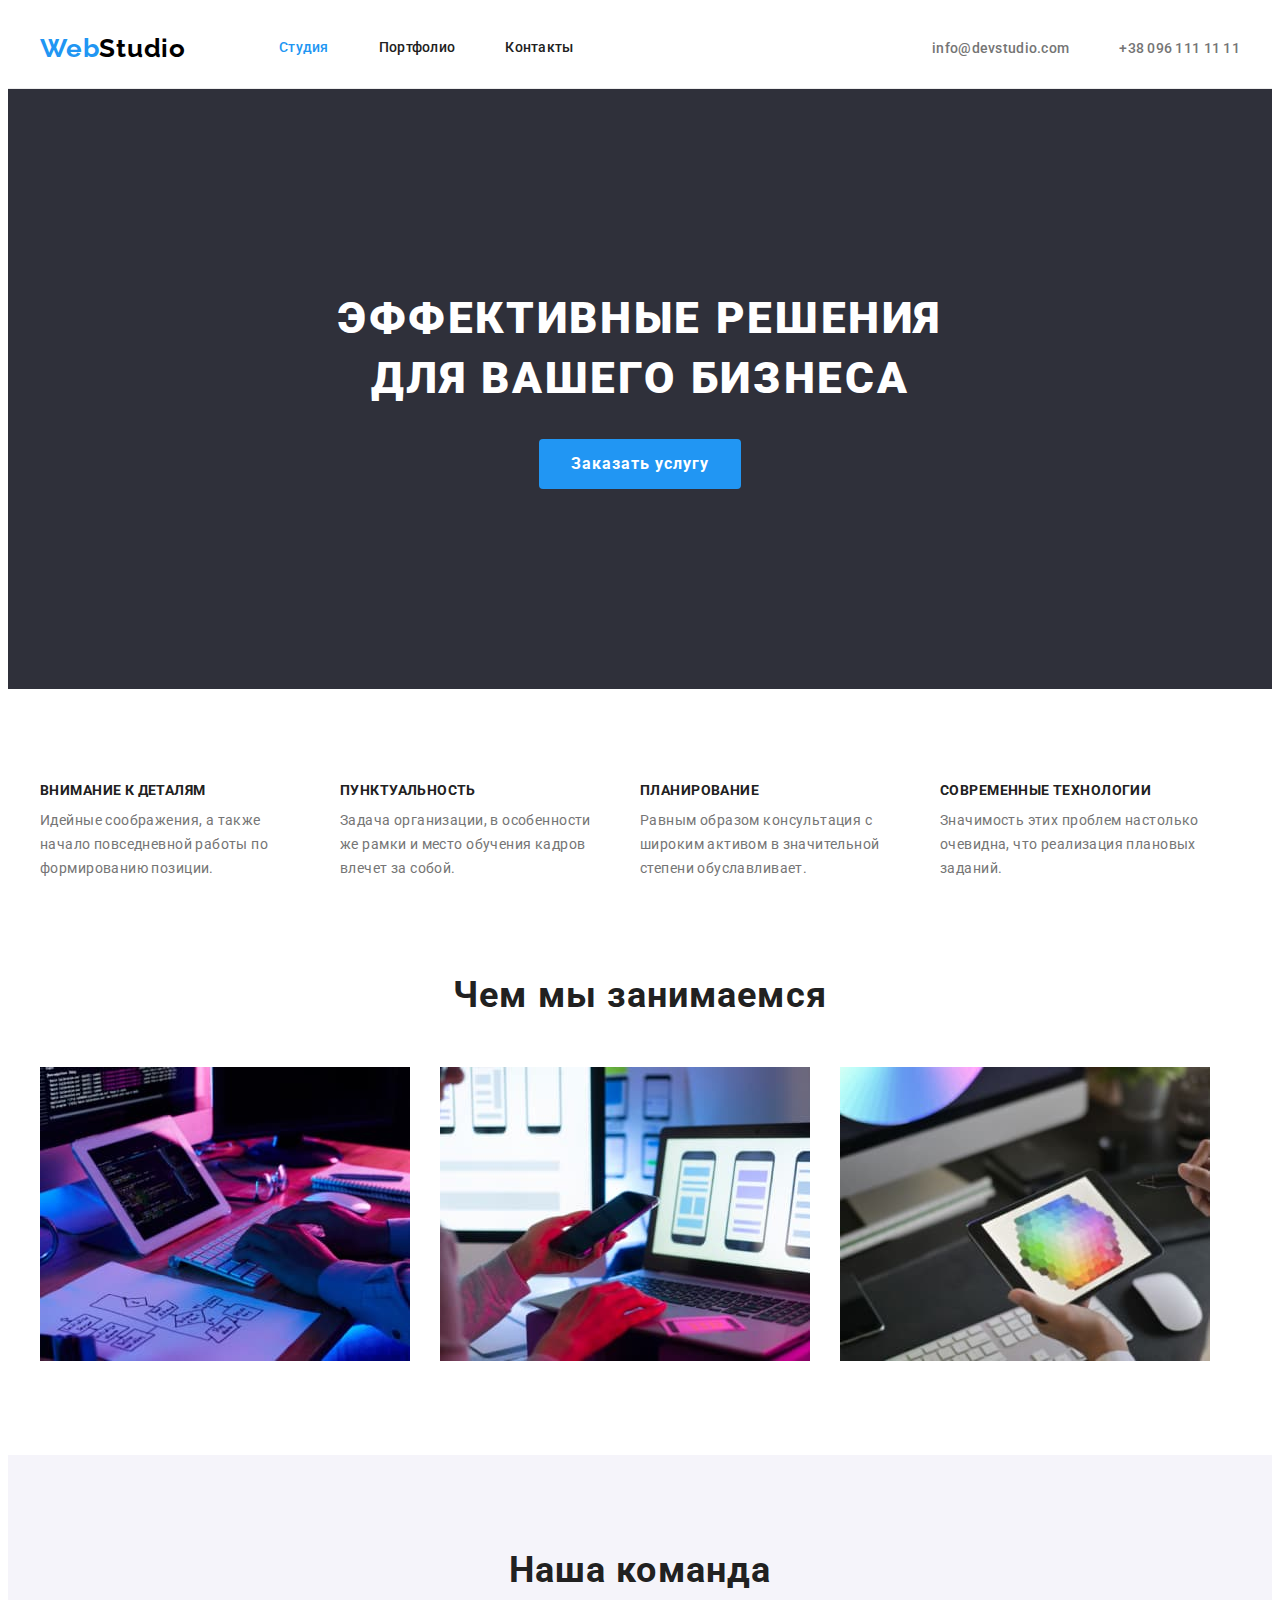
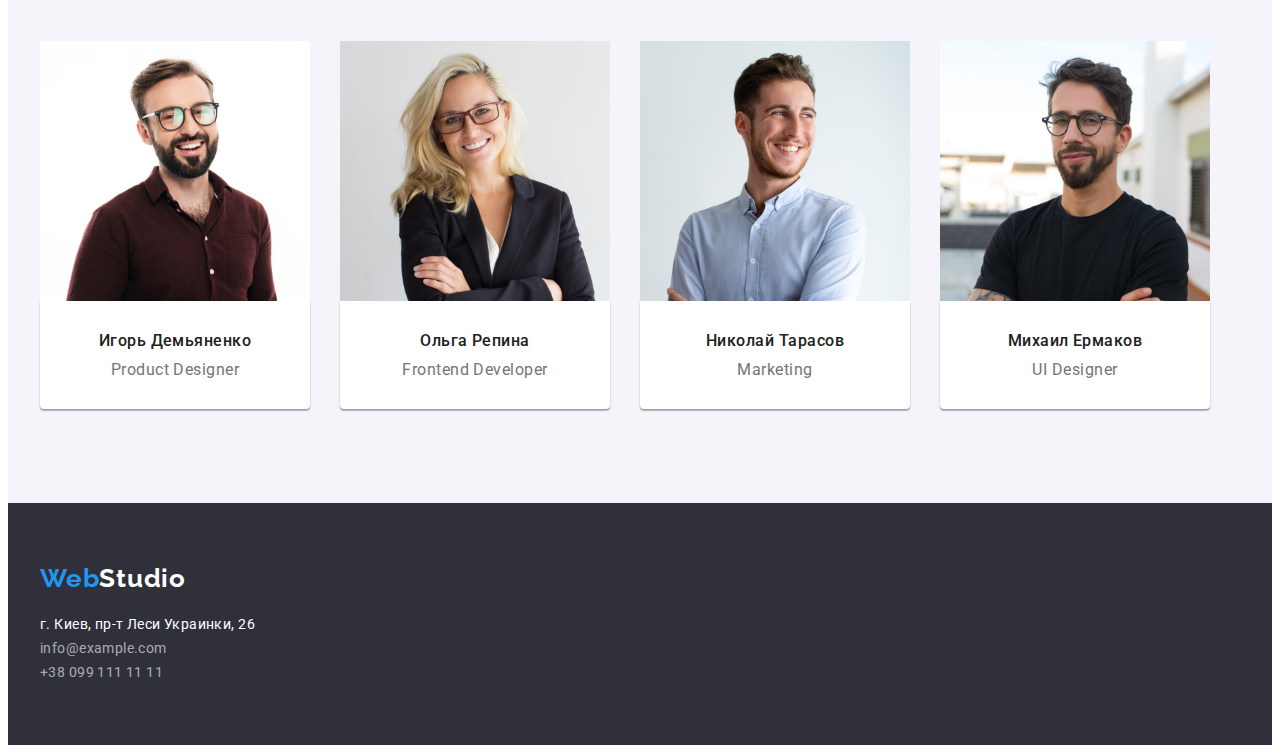
<file: index.html>
<!DOCTYPE html>
<html lang="ru">
<head>
    <meta charset="UTF-8">
    <meta http-equiv="X-UA-Compatible" content="IE=edge">
    <meta name="viewport" content="width=device-width, initial-scale=1.0">
    <link rel="preconnect" href="https://fonts.googleapis.com">
    <link rel="preconnect" href="https://fonts.gstatic.com" crossorigin>
    <link href="https://fonts.googleapis.com/css2?family=Raleway:wght@700&family=Roboto:wght@400;500;700;900&display=swap"
        rel="stylesheet">
    <link rel="stylesheet" href="https://cdnjs.cloudflare.com/ajax/libs/modern-normalize/1.1.0/modern-normalize.min.css"
        integrity="sha512-wpPYUAdjBVSE4KJnH1VR1HeZfpl1ub8YT/NKx4PuQ5NmX2tKuGu6U/JRp5y+Y8XG2tV+wKQpNHVUX03MfMFn9Q=="
        crossorigin="anonymous" referrerpolicy="no-referrer" />
    <link rel="stylesheet" href="./css/styles.css">
    <title>WebStudio</title>
</head>
<body>
    
    <!--Шапка сайта-->
    <header class="header">
        <!--Навигация на другие страницы-->
        <div class="container header-container">        
            <nav class="header-nav">
                <a class="link header-logo" href=""><span class="web">Web</span>Studio</a>
                <ul class="list header-list">
                    <li class="header-list-container"><a class="link header-item current" href="">Студия</a></li>
                    <li class="header-list-container"><a class="link header-item" href="./portfolio.html">Портфолио</a></li>
                    <li class="header-list-container"><a class="link header-item" href="">Контакты</a></li>
                </ul>
            </nav>

        <!--Ссылки на почту и телефон-->
            <ul class="list header-contacts">
                <li class="header-contacts-container"><a class="link header-mail" href="mailto:info@devstudio.com">info@devstudio.com</a></li>
                <li><a class="link header-tel" href="tel:+380961111111">+38 096 111 11 11</a></li>
            </ul>
        </div>
    </header>

    <!--Уникальный контент сайта-->
    <main>

        <!--Блок с заказом услуги-->
        <section class="hero">
            <div class="container">
            <h1 class="hero-title">Эффективные решения для вашего бизнеса</h1>
            <button class="hero-btn" type="button">Заказать услугу</button>
            </div>
        </section>

        <!--Блок с нашими преимуществами-->
        <section class="benefits">
            <div class="container">
            <h2 class="benefits-title visually-hidden">Наши преимущества</h2>
            <ul class="list benefits-list">
                <li class="benefits-item">
                    <h3 class="benefits-item-title">Внимание к деталям</h3>
                    <p class="benefits-item-text">Идейные соображения, а также начало повседневной работы по формированию позиции.</p>
                </li>
                <li class="benefits-item">
                    <h3 class="benefits-item-title">Пунктуальность</h3>
                    <p class="benefits-item-text">Задача организации, в особенности же рамки и место обучения кадров влечет за собой.</p>
                </li>
                <li class="benefits-item">
                    <h3 class="benefits-item-title">Планирование</h3>
                    <p class="benefits-item-text">Равным образом консультация с широким активом в значительной степени обуславливает.</p>
                </li>
                <li class="benefits-item">
                    <h3 class="benefits-item-title">Современные технологии</h3>
                    <p class="benefits-item-text">Значимость этих проблем настолько очевидна, что реализация плановых заданий.</p>
                </li>
            </ul>
            </div>
        </section>

        <!--Чем мы занимаемся-->
        <section class="works">
            <div class="container">
            <h2 class="works-title">Чем мы занимаемся</h2>
            <ul class="list works-list">
                <li class="works-item">
                    <img src="./images/box1.jpg" alt="Руки на клавиатуре и рядом алгоритм" width="370">
                </li>
                <li class="works-item">
                    <img src="./images/box2.jpg" alt="Руки на клавиатуре и со смартфоном" width="370">
                </li>
                <li class="works-item">
                    <img src="./images/box3.jpg" alt="Руки с планшетом и ручкой" width="370">
                </li>
            </ul>
            </div>
        </section>

        <!--Команда-->
        <section class="team">
            <div class="container">
            <h2 class="team-title">Наша команда</h2>
            <ul class="list team-list">
                <li class="team-item">
                    <img class="team-item-image" src="./images/person1.jpg" alt="Игорь Демьяненко" width="270">
                        <div class="team-item-container">
                            <h3 class="team-item-title">Игорь Демьяненко</h3>
                            <p class="team-item-text" lang="en">Product Designer</p>
                        </div>
                </li>
                <li class="team-item">
                    <img class="team-item-image" src="./images/person2.jpg" alt="Ольга Репина" width="270">
                        <div class="team-item-container">
                            <h3 class="team-item-title">Ольга Репина</h3>
                            <p class="team-item-text" lang="en">Frontend Developer</p>
                        </div>
                </li>
                <li class="team-item">
                    <img class="team-item-image" src="./images/person3.jpg" alt="Николай Тарасов" width="270">
                        <div class="team-item-container">
                            <h3 class="team-item-title">Николай Тарасов</h3>
                            <p class="team-item-text" lang="en">Marketing</p>
                        </div>
                </li>
                <li class="team-item">
                    <img class="team-item-image" src="./images/person4.jpg" alt="Михаил Ермаков" width="270">
                        <div class="team-item-container">
                            <h3 class="team-item-title">Михаил Ермаков</h3>
                            <p class="team-item-text" lang="en">UI Designer</p>
                        </div>
                </li>
            </ul>
            </div>
        </section>
    </main>

    <!--Подвал-->
    <footer class="footer">
        <!--Логотип-->
        <div class="container">
        <a class="link footer-logo" href=""><span class="web">Web</span>Studio</a>
        <address class="footer-list">
            <ul class="list">
                <li><a class="link footer-map" href="https://goo.gl/maps/VZW6j8tTsUU3PeiP6" target="_blank" rel="noopner norefferer">г. Киев, пр-т Леси Украинки, 26</a></li>
                <li><a class="link footer-mail" href="mailto:info@example.com">info@example.com</a></li>
                <li><a class="link footer-tel" href="tel:+380991111111">+38 099 111 11 11</a></li>
            </ul>             
        </address>
        </div>
    </footer>
    
</body>
</html>
</file>
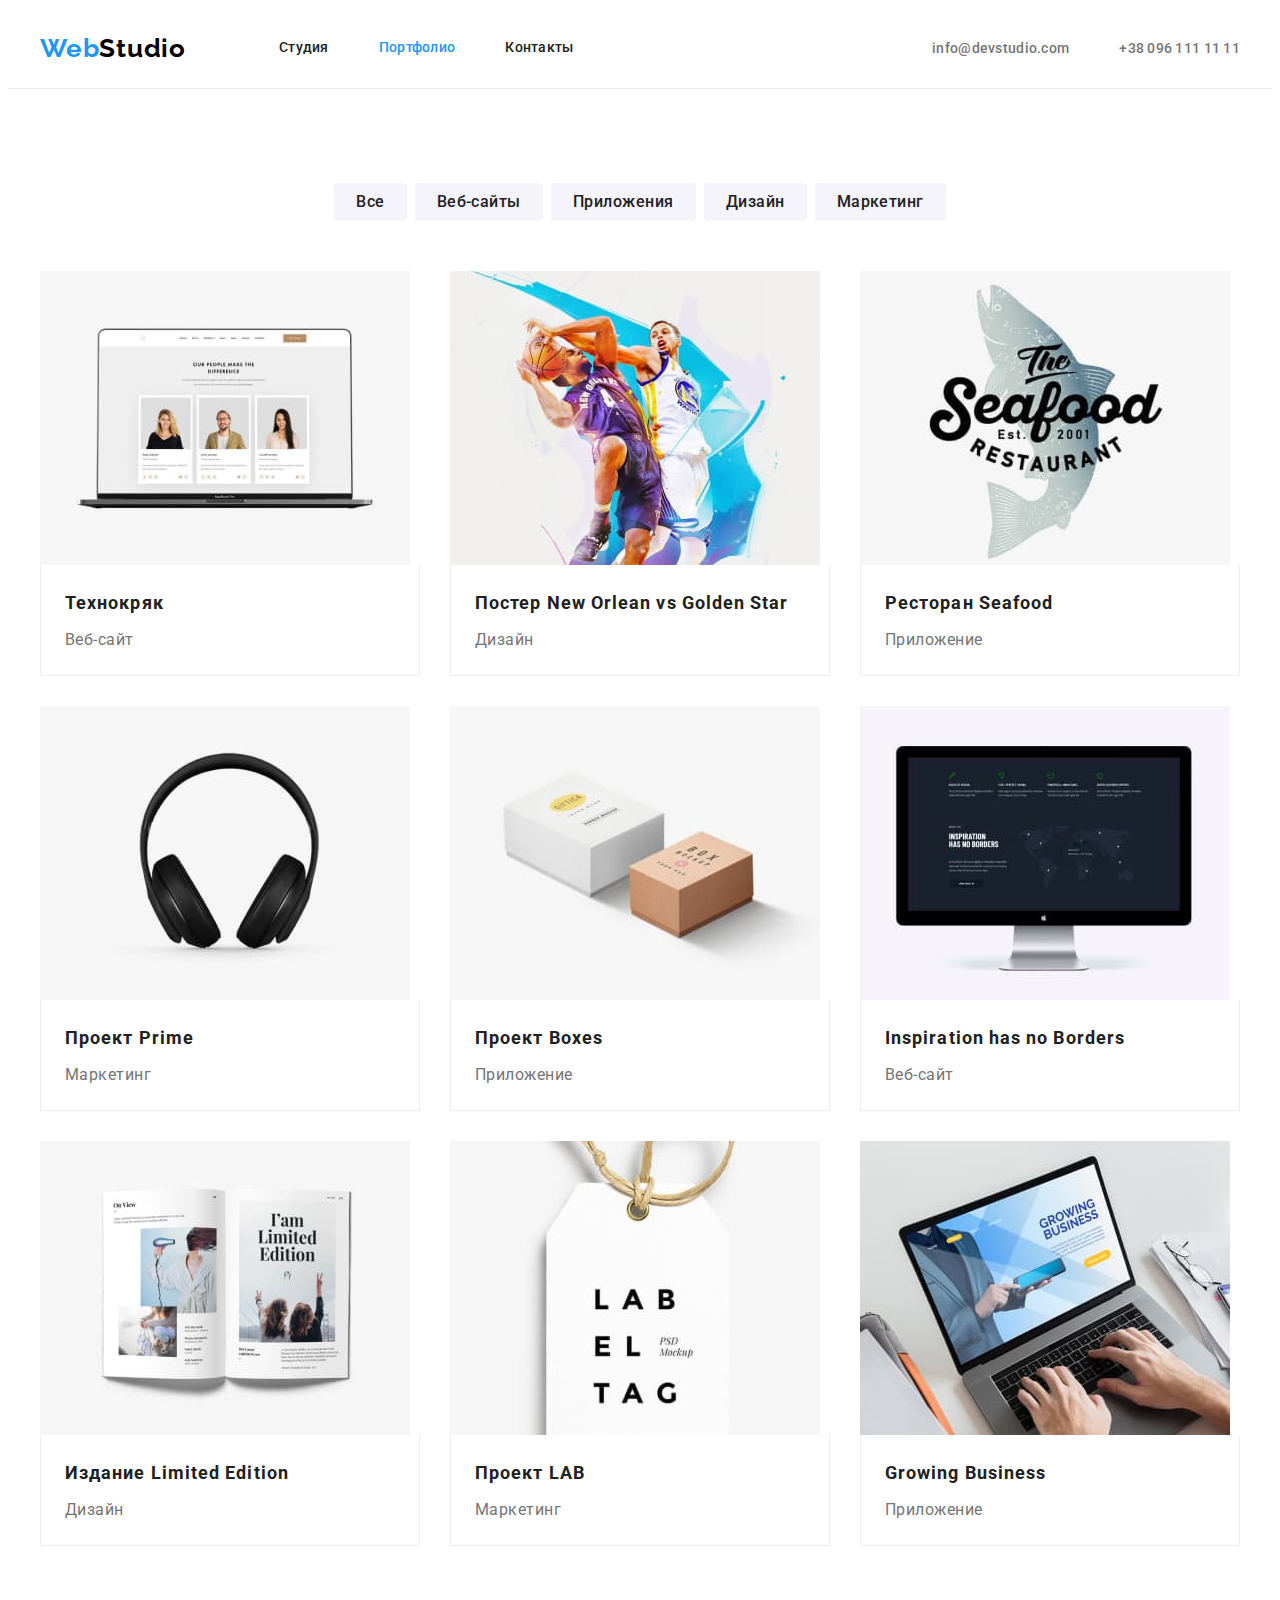
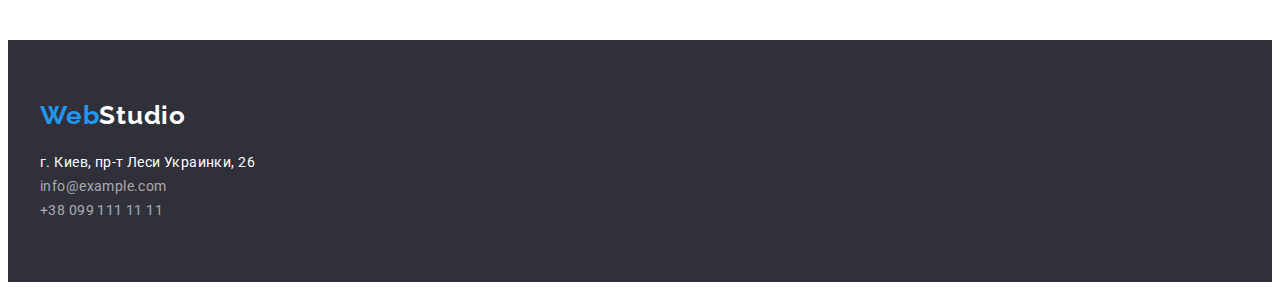
<file: portfolio.html>
<!DOCTYPE html>
<html lang="ru">
<head>
    <meta charset="UTF-8">
    <meta http-equiv="X-UA-Compatible" content="IE=edge">
    <meta name="viewport" content="width=, initial-scale=1.0">
    <link rel="preconnect" href="https://fonts.googleapis.com">
    <link rel="preconnect" href="https://fonts.gstatic.com" crossorigin>
    <link href="https://fonts.googleapis.com/css2?family=Raleway:wght@700&family=Roboto:wght@400;500;700;900&display=swap"
        rel="stylesheet">
    <link rel="stylesheet" href="https://cdnjs.cloudflare.com/ajax/libs/modern-normalize/1.1.0/modern-normalize.min.css"
        integrity="sha512-wpPYUAdjBVSE4KJnH1VR1HeZfpl1ub8YT/NKx4PuQ5NmX2tKuGu6U/JRp5y+Y8XG2tV+wKQpNHVUX03MfMFn9Q=="
        crossorigin="anonymous" referrerpolicy="no-referrer" />
    <link rel="stylesheet" href="./css/styles.css">
    <title>Portfolio</title>
</head>
<body>
    
    <!--Шапка сайта-->
    <header class="header">
        <!--Навигация на другие страницы-->
        <div class="container header-container">
            <nav class="header-nav">
                <a class="link header-logo" href=""><span class="web">Web</span>Studio</a>
                <ul class="list header-list">
                    <li class="header-list-container"><a class="link header-item " href="./index.html">Студия</a></li>
                    <li class="header-list-container"><a class="link header-item current" href="">Портфолио</a></li>
                    <li class="header-list-container"><a class="link header-item" href="">Контакты</a></li>
                </ul>
            </nav>
    
            <!--Ссылки на почту и телефон-->
            <ul class="list header-contacts">
                <li class="header-contacts-container"><a class="link header-mail"
                        href="mailto:info@devstudio.com">info@devstudio.com</a></li>
                <li><a class="link header-tel" href="tel:+380961111111">+38 096 111 11 11</a></li>
            </ul>
        </div>
    </header>

    <!--Уникальный контент сайта-->
    <main>

    <!--Навигация по портфолио-->
    <section class="nav-portfolio">
        <div class="container">
        <h1 class="nav-portfolio-title visually-hidden">Навигация кнопоками примеров работ</h1>
        <!--Кнопки-->
        <ul class="list nav-portfolio-list">
            <li class="nav-portfolio-item">
                <button class="nav-portfolio-btn" type="button">Все</button>
            </li>
            <li class="nav-portfolio-item">
                <button class="nav-portfolio-btn" type="button">Веб-сайты</button>
            </li>
            <li class="nav-portfolio-item">
                <button class="nav-portfolio-btn" type="button">Приложения</button>
            </li>
            <li class="nav-portfolio-item">
                <button class="nav-portfolio-btn" type="button">Дизайн</button>
            </li>
            <li class="nav-portfolio-item">
                <button class="nav-portfolio-btn" type="button">Маркетинг</button>
            </li>
        </ul>
        <!--Примеры работ портфолио-->
        <h2 class="nav-examples-title visually-hidden">Навигация по фотопримерам работ</h2>
        <ul class="list nav-examples-list">
            <li class="nav-examples-item">
                <a class="link" href="">
                    <img class="nav-examples-item-image" src="./images/portfolio1.jpg" alt="Экран ноутбука" width="370">
                        <div class="nav-examples-container">
                            <h3 class="nav-examples-item-title">Технокряк</h3>
                            <p class="nav-examples-item-text">Веб-сайт</p>
                        </div>
                </a> 
            </li>
            <li class="nav-examples-item">
                <a class="link" href="">
                    <img class="nav-examples-item-image" src="./images/portfolio2.jpg" alt="Баскетболисты" width="370">
                        <div class="nav-examples-container">
                            <h3 class="nav-examples-item-title">Постер New Orlean vs Golden Star</h3>
                            <p class="nav-examples-item-text">Дизайн</p>
                        </div>
                </a> 
            </li>
            <li class="nav-examples-item">
                <a class="link" href="">
                    <img class="nav-examples-item-image" src="./images/portfolio3.jpg" alt="Логотип ресторана" width="370">
                        <div class="nav-examples-container">
                            <h3 class="nav-examples-item-title">Ресторан Seafood</h3>
                            <p class="nav-examples-item-text">Приложение</p>
                        </div>
                </a>
                
            </li>
            <li class="nav-examples-item">
                <a class="link" href="">
                    <img class="nav-examples-item-image" src="./images/portfolio4.jpg" alt="Наушники" width="370">
                        <div class="nav-examples-container">
                            <h3 class="nav-examples-item-title">Проект Prime</h3>
                            <p class="nav-examples-item-text">Маркетинг</p>
                        </div>
                </a>                
            </li>
            <li class="nav-examples-item">
                <a class="link" href="">
                    <img class="nav-examples-item-image" src="./images/portfolio5.jpg" alt="Коробки" width="370">
                        <div class="nav-examples-container">
                            <h3 class="nav-examples-item-title">Проект Boxes</h3>
                            <p class="nav-examples-item-text">Приложение</p>
                        </div>
                </a>
            </li>
            <li class="nav-examples-item">
                <a class="link" href="">
                    <img class="nav-examples-item-image" src="./images/portfolio6.jpg" alt="Экран мионитора" width="370">
                        <div class="nav-examples-container">
                            <h3 class="nav-examples-item-title">Inspiration has no Borders</h3>
                            <p class="nav-examples-item-text">Веб-сайт</p>
                        </div>
                </a> 
            </li>
            <li class="nav-examples-item">                
                <a class="link" href="">
                    <img class="nav-examples-item-image" src="./images/portfolio7.jpg" alt="Раскрытая книга" width="370">
                        <div class="nav-examples-container">
                            <h3 class="nav-examples-item-title">Издание Limited Edition</h3>
                            <p class="nav-examples-item-text">Дизайн</p>
                        </div>
                </a>  
            </li>
            <li class="nav-examples-item">
                <a class="link" href="">
                    <img class="nav-examples-item-image" src="./images/portfolio8.jpg" alt="Ярлык" width="370">
                        <div class="nav-examples-container">
                            <h3 class="nav-examples-item-title">Проект LAB</h3>
                            <p class="nav-examples-item-text">Маркетинг</p>
                        </div>
                </a> 
            </li>
            <li class="nav-examples-item">
                <a class="link" href="">
                    <img class="nav-examples-item-image" src="./images/portfolio9.jpg" alt="Фото ноутбука" width="370">
                        <div class="nav-examples-container">
                            <h3 class="nav-examples-item-title">Growing Business</h3>
                            <p class="nav-examples-item-text">Приложение</p>
                        </div>
                </a>
            </li>
        </ul>
        </div>
    </section>
    
    </main>

    <!--Подвал-->
    <footer class="footer">
        <!--Логотип-->
        <div class="container">
            <a class="link footer-logo" href=""><span class="web">Web</span>Studio</a>
            <address class="footer-list">
                <ul class="list">
                    <li><a class="link footer-map" href="https://goo.gl/maps/VZW6j8tTsUU3PeiP6" target="_blank"
                            rel="noopner norefferer">г. Киев, пр-т Леси Украинки, 26</a></li>
                    <li><a class="link footer-mail" href="mailto:info@example.com">info@example.com</a></li>
                    <li><a class="link footer-tel" href="tel:+380991111111">+38 099 111 11 11</a></li>
                </ul>
            </address>
        </div>
    </footer>

</body>
</html>
</file>
<file: css/styles.css>
/* Общие стили страницы */
:root {
	--title-color: #212121;
	--text-color: #757575;
	--accent-color: #2196f3;
	--dark-background-color: #2f303a;
	--grey-background-color: #f5f4fa;
	--btn-background-color: #188ce8;
	--light-color-for-another: #ffffff;
}

body {
	font-family: "Roboto", "sans-serif";
	background-color: var(--light-color-for-another);
}

p,
h1,
h2,
h3,
h4,
h5,
h6 {
	margin: 0;
}

ul,
ol {
	margin: 0;
	padding: 0;
}

img {
	display: block;
	max-width: 100%;
}

.list {
	list-style: none;
}

.link {
	text-decoration: none;
}

.visually-hidden {
	position: absolute;
	width: 1px;
	height: 1px;
	margin: -1px;
	border: 0;
	padding: 0;

	white-space: nowrap;
	clip-path: inset(100%);
	clip: rect(0 0 0 0);
	overflow: hidden;
}

.container {
	width: 1200px;
	padding-left: 15px;
	padding-right: 15px;
	margin: 0 auto;
}
/* Стилизация шапки сайта */
.header {
	border-bottom: 1px solid #ececec;
}
.web {
	color: var(--accent-color);
}
.header-logo {
	color: black;
	margin-right: 93px;
	display: block;
}
.web,
.header-logo,
.footer-logo {
	font-family: "Raleway", "sans-serif";
	font-style: normal;
	font-weight: 700;
	font-size: 26px;
	line-height: 1.17;
	letter-spacing: 0.03em;
}
.header-container {
	display: flex;
	align-items: center;
}
.header-nav {
	display: flex;
	align-items: center;
}
.header-list {
	display: flex;
}
.header-contacts {
	display: flex;
	margin-left: auto;
}
.header-list-container:not(:last-child) {
	margin-right: 50px;
}
.header-item {
	color: var(--title-color);
	font-weight: 500;
	font-size: 14px;
	line-height: 1.14;
	letter-spacing: 0.02em;
	padding-top: 32px;
	padding-bottom: 32px;
	display: block;
}

.header-item:hover,
.header-item:focus {
	color: var(--accent-color);
}
.current {
	color: var(--accent-color);
}
.header-contacts-container {
	margin-right: 50px;
}
.header-mail,
.header-tel {
	color: var(--text-color);
	font-weight: 500;
	font-size: 14px;
	line-height: 1.14;
	letter-spacing: 0.02em;
}
.header-mail:hover,
.header-mail:focus {
	color: var(--accent-color);
}
.header-tel:hover,
.header-tel:focus {
	color: var(--accent-color);
}
/* Стилизация героя */
.hero {
	background-color: var(--dark-background-color);
	text-align: center;
	padding-top: 200px;
	padding-bottom: 200px;
}
.hero-title {
	color: var(--light-color-for-another);
	font-weight: 900;
	font-size: 44px;
	line-height: 1.36;
	text-align: center;
	letter-spacing: 0.06em;
	text-transform: uppercase;
	margin-bottom: 30px;
	margin-left: auto;
	margin-right: auto;
	max-width: 696px;
}
.hero-btn {
	color: var(--light-color-for-another);
	background-color: var(--accent-color);
	font-family: inherit;
	font-style: normal;
	font-weight: 700;
	font-size: 16px;
	line-height: 1.88;
	align-items: center;
	text-align: center;
	letter-spacing: 0.06em;
	border-radius: 4px;
	border: none;
	padding: 10px 32px;
	cursor: pointer;
}
.hero-btn:hover,
.hero-btn:focus {
	background-color: var(--btn-background-color);
}

/* Стилизация преимуществ */
.benefits {
	padding-top: 94px;
	padding-bottom: 47px;
}
.benefits-list {
	display: flex;
}
.benefits-item {
	width: 270px;
}
.benefits-item:not(:last-child) {
	margin-right: 30px;
}
.benefits-item-title {
	color: var(--title-color);
	font-weight: 700;
	font-size: 14px;
	line-height: 1.14;
	letter-spacing: 0.03em;
	text-transform: uppercase;
	margin-bottom: 10px;
}
.benefits-item-text {
	color: var(--text-color);
	font-weight: 400;
	font-size: 14px;
	line-height: 1.71;
	letter-spacing: 0.03em;
}

/* Стилизация работ */
.works {
	padding-top: 47px;
	padding-bottom: 94px;
}
.works-title {
	color: var(--title-color);
	font-weight: 700;
	font-size: 36px;
	line-height: 1.17;
	text-align: center;
	letter-spacing: 0.03em;

	margin-bottom: 50px;
}
.works-list {
	display: flex;
	flex-wrap: wrap;
}
.works.item {
	width: 270px;
}
.works-item:not(:last-child) {
	margin-right: 30px;
}
/* Стилизация команды */
.team {
	background-color: var(--grey-background-color);
	padding-top: 94px;
	padding-bottom: 94px;
}
.team-title {
	color: var(--title-color);
	font-weight: 700;
	font-size: 36px;
	line-height: 1.17;
	text-align: center;
	letter-spacing: 0.03em;
	margin-bottom: 50px;
}
.team-list {
	display: flex;
	flex-wrap: wrap;
}
.team-item:not(:last-child) {
	margin-right: 30px;
}
.team-item-container {
	background-color: #ffffff;
	box-shadow: 0px 1px 3px rgba(0, 0, 0, 0.12), 0px 1px 1px rgba(0, 0, 0, 0.14), 0px 2px 1px rgba(0, 0, 0, 0.2);
	border-radius: 0px 0px 4px 4px;
	padding: 30px 10px;
}

.team-item-title {
	color: var(--title-color);
	font-weight: 500;
	font-size: 16px;
	line-height: 1.19;
	text-align: center;
	letter-spacing: 0.03em;
	margin-bottom: 10px;
}
.team-item-text {
	color: var(--text-color);
	font-weight: normal;
	font-size: 16px;
	line-height: 1.19;
	text-align: center;
	letter-spacing: 0.03em;
}

/* Стилизация подвала */
.footer {
	background-color: var(--dark-background-color);
	padding-top: 60px;
	padding-bottom: 60px;
}
.footer-logo {
	color: var(--light-color-for-another);
}
.footer-list {
	margin-top: 20px;
}
.footer-map {
	color: var(--light-color-for-another);
	font-family: inherit;
	font-style: normal;
	font-weight: 400;
	font-size: 14px;
	line-height: 1.71;
	letter-spacing: 0.03em;
}
.footer-mail,
.footer-tel {
	color: rgba(255, 255, 255, 0.6);
	font-family: inherit;
	font-style: normal;
	font-weight: 400;
	font-size: 14px;
	line-height: 1.71;
	letter-spacing: 0.03em;
}
.footer-map:hover,
.footer-map:focus,
.footer-mail:hover,
.footer-mail:focus,
.footer-tel:hover,
.footer-tel:focus {
	color: var(--accent-color);
}

/* Стилизация страницы Портфолио */
.nav-portfolio {
	padding-top: 94px;
	padding-bottom: 94px;
}

.nav-portfolio-list {
	display: flex;
	margin-bottom: 50px;
	justify-content: center;
}
/* Стилизация кнопок */
.nav-portfolio-item:not(:last-child) {
	margin-right: 8px;
}
.nav-portfolio-btn {
	color: var(--title-color);
	background-color: var(--grey-background-color);
	font-family: inherit;
	font-style: normal;
	font-weight: 500;
	font-size: 16px;
	line-height: 1.63;
	text-align: center;
	letter-spacing: 0.03em;
	border-radius: 4px;
	border: none;
	padding: 6px 22px;
	cursor: pointer;
}

.nav-portfolio-btn:hover,
.nav-portfolio-btn:focus {
	color: var(--light-color-for-another);
	background-color: var(--btn-background-color);
}

/* Стилизация работ портфолио */
.nav-examples-list {
	display: flex;
	flex-wrap: wrap;
	margin-left: -30px;
	margin-top: -30px;
}
.nav-examples-list > .nav-examples-item {
	flex-basis: calc((100% - 90px) / 3);
	margin-left: 30px;
	margin-top: 30px;
}

.nav-examples-container {
	padding: 20px 24px;
	border-right: 1px solid #eeeeee;
	border-bottom: 1px solid #eeeeee;
	border-left: 1px solid #eeeeee;
}
.nav-examples-item-title {
	color: var(--title-color);
	font-weight: 700;
	font-size: 18px;
	line-height: 2;
	letter-spacing: 0.06em;
}
.nav-examples-item-text {
	color: var(--text-color);
	font-weight: normal;
	font-size: 16px;
	line-height: 1.88;
	letter-spacing: 0.03em;
	margin-top: 4px;
}
</file>
